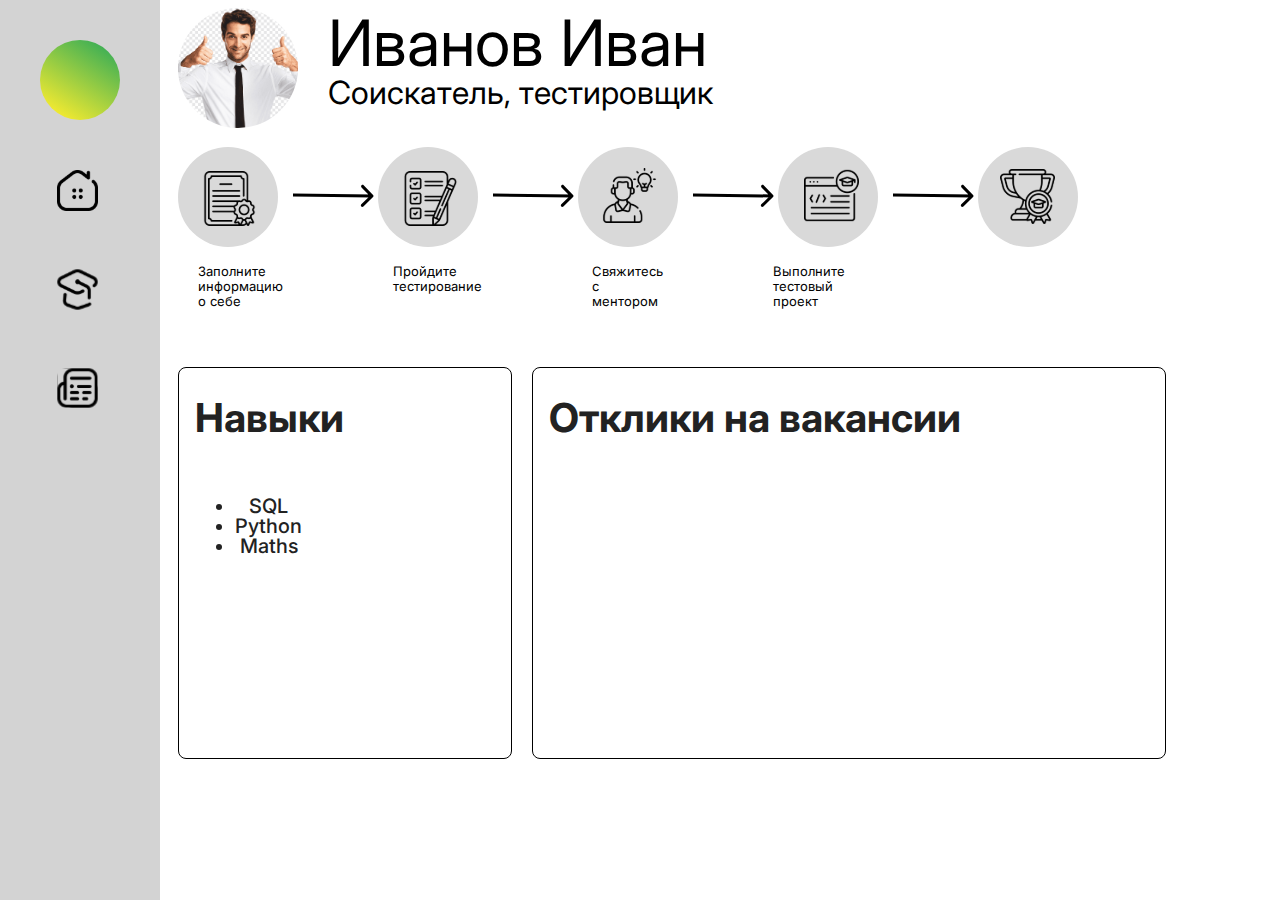
<file: html/client.html>
<!DOCTYPE html>
<html>
  <head>
    <link rel="stylesheet" href="style.css">
    <link href="https://fonts.googleapis.com/css?family=Inter&display=swap" rel="stylesheet" />
  </head>

  <body>
    <div class="sidenav">
        <img id="logo" src="logo.svg">
        <a href="client.html"><img src="home.svg"></a>
        <a href="tests.html"><img src="tests.svg"></a>
        <a href="vacansy.html"><img src="vacansy.svg"></a>
    </div>
    
    <div class="main">
      <div class="header">
        <div class="boxForPhoto">
          <img src="photo.png">
        </div>
        <div class="textHeader">
          <p id="name">Иванов Иван</p>
          <p id="name2">Соискатель, тестировщик</p>
        </div>
      </div>

      <div class="plan">
        <img src="p1.svg">
        <img id="arrow" src="Arrow.svg">
        <img src="p2.svg">
        <img id="arrow" src="Arrow.svg">
        <img src="p3.svg">
        <img id="arrow" src="Arrow.svg">
        <img src="p4.svg">
        <img id="arrow" src="Arrow.svg">
        <img src="p5.svg">
        <div class="blocktext">
          <p class="smalltext">Заполните информацию о себе</p>
          <p class="smalltext">Пройдите тестирование</p>
          <p class="smalltext">Свяжитесь с ментором</p>
          <p class="smalltext">Выполните тестовый проект</p>
        </div>
      </div>
      <div class="block1">
        <h1>Навыки</h1>
        <ul class="list">
          <li>SQL</li>
          <li>Python</li>
          <li>Maths</li>
        </ul>
      </div>
      <div class="block2">
        <h1>Отклики на вакансии</h1>
      </div>
    </div>
  </body>

</html>
</file>
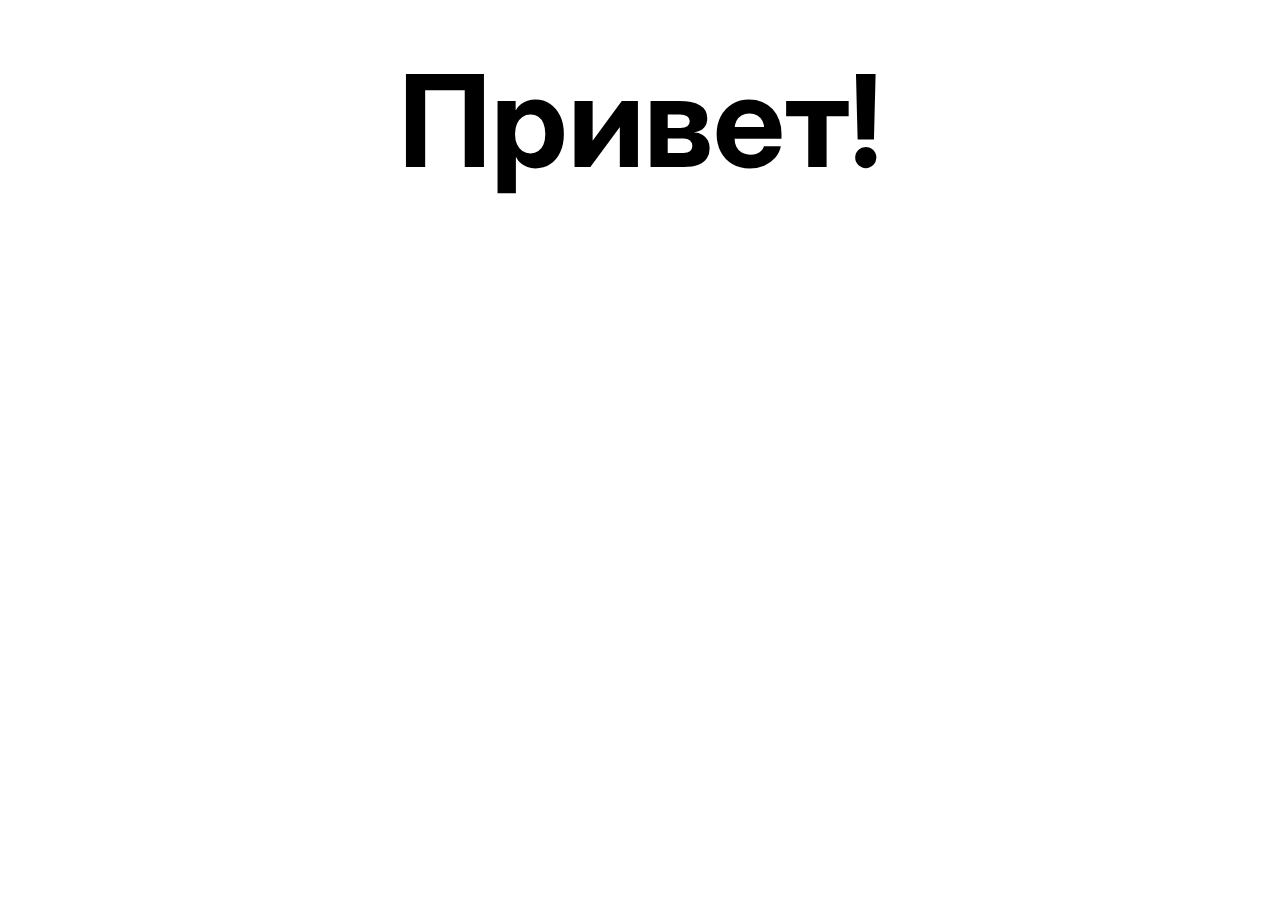
<file: html/hello.html>
<!DOCTYPE html>
<html>
  <head>
    <link rel="stylesheet" href="hello.css">
    <link href="https://fonts.googleapis.com/css?family=Inter&display=swap" rel="stylesheet">
  </head>

  <body>
    <div class="main">
        <h1>Привет!</h1>
    </div>
  </body>
</html>
</file>
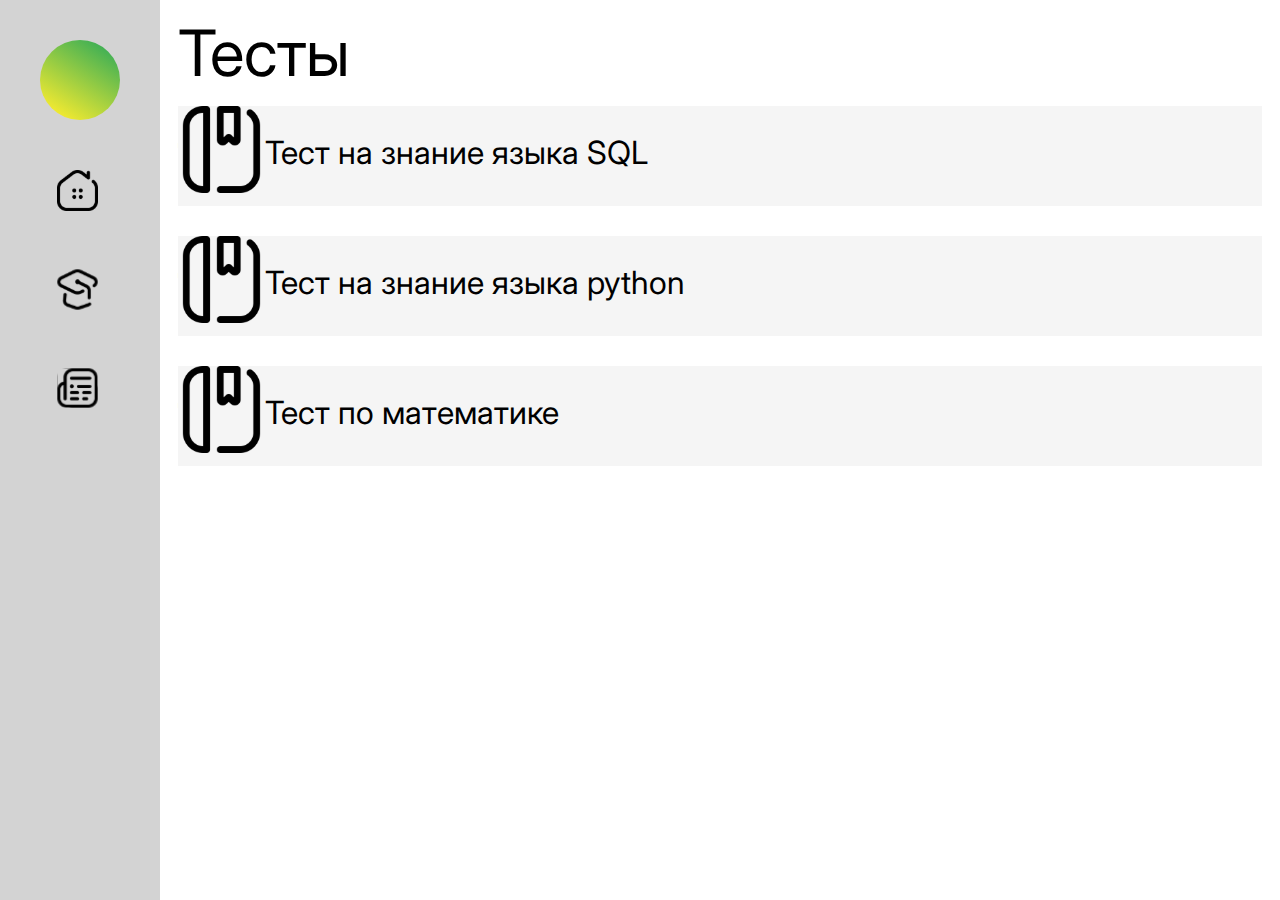
<file: html/tests.html>
<!DOCTYPE html>
<html>
  <head>
    <link rel="stylesheet" href="styleTests.css">
    <link href="https://fonts.googleapis.com/css?family=Inter&display=swap" rel="stylesheet" />
  </head>

  <body>
    <div class="sidenav">
        <img id="logo" src="logo.svg">
        <a href="client.html"><img src="home.svg"></a>
        <a href="tests.html"><img src="tests.svg"></a>
        <a href="vacansy.html"><img src="vacansy.svg"></a>
    </div>
    
    <div class="main">
      <h1 class="text">Тесты</h1>
      <div class="test">
        <a href="client.html"><img src="tst.svg"></a>
        <p>Тест на знание языка SQL</p>
      </div>
      <div class="test">
        <a href="client.html"><img src="tst.svg"></a>
        <p>Тест на знание языка python</p>
      </div>
      <div class="test">
        <a href="client.html"><img src="tst.svg"></a>
        <p>Тест по математике</p>
      </div>
    </div>
  </body>

</html>
</file>
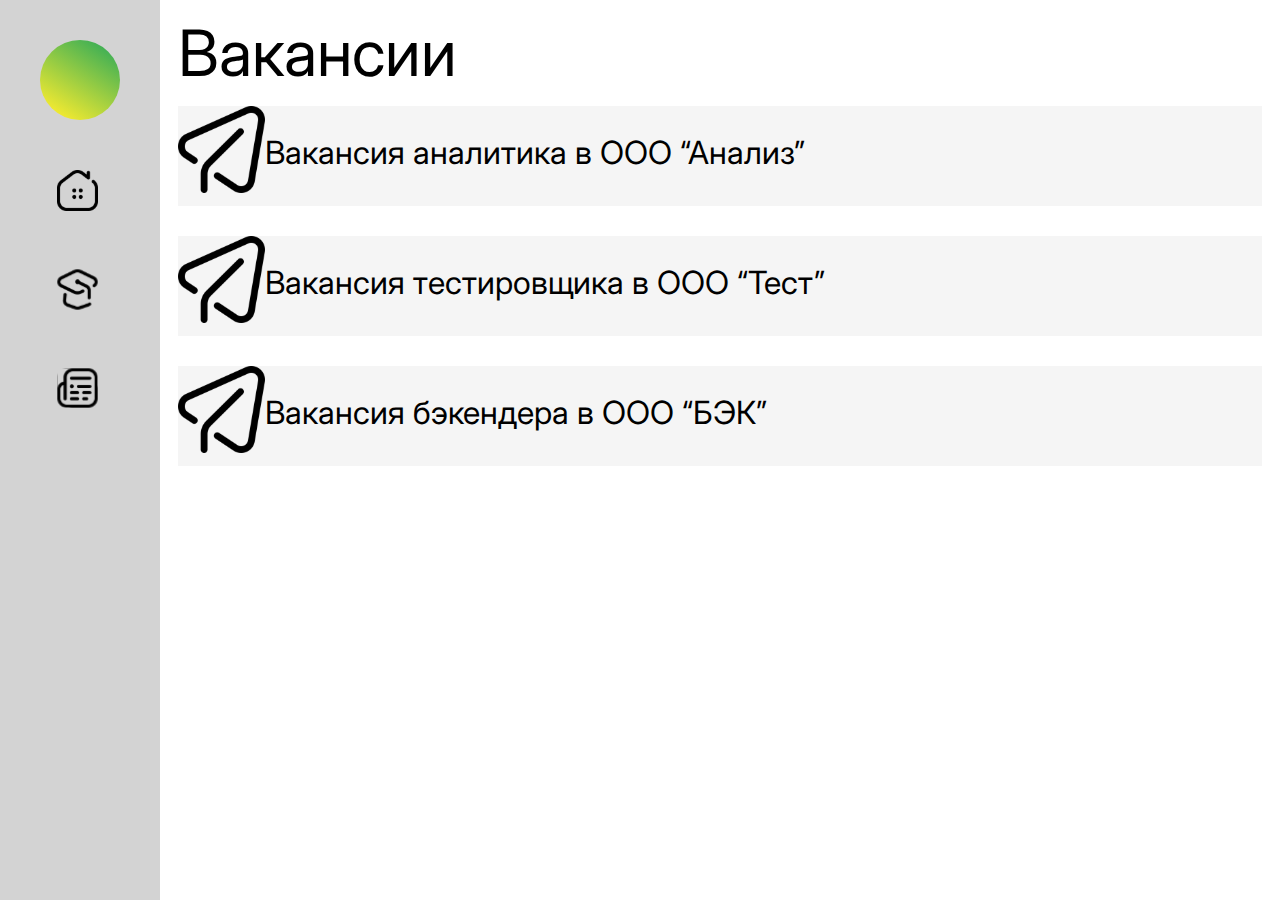
<file: html/vacansy.html>
<!DOCTYPE html>
<html>
  <head>
    <link rel="stylesheet" href="styleTests.css">
    <link href="https://fonts.googleapis.com/css?family=Inter&display=swap" rel="stylesheet" />
  </head>

  <body>
    <div class="sidenav">
        <img id="logo" src="logo.svg">
        <a href="client.html"><img src="home.svg"></a>
        <a href="tests.html"><img src="tests.svg"></a>
        <a href="vacansy.html"><img src="vacansy.svg"></a>
    </div>
    
    <div class="main">
      <h1 class="text">Вакансии</h1>
      <div class="test">
        <a href="client.html"><img src="samolet.svg"></a>
        <p>Вакансия аналитика в ООО “Анализ”</p>
      </div>
      <div class="test">
        <a href="client.html"><img src="samolet.svg"></a>
        <p>Вакансия тестировщика в ООО “Тест”</p>
      </div>
      <div class="test">
        <a href="client.html"><img src="samolet.svg"></a>
        <p>Вакансия бэкендера в ООО “БЭК”</p>
      </div>
    </div>
  </body>

</html>
</file>
<file: html/style.css>
/* The sidebar menu */
.sidenav {
    height: 100%; 
    width: 160px; 
    position: fixed; 
    z-index: 1; 
    top: 0; 
    left: 0;
    background-color: #D3D3D3;
    overflow-x: hidden;
    padding-top: 20px;
}

/* The navigation menu links */
.sidenav a {
    padding: 6px 8px 6px 16px;
    text-decoration: none;
    font-size: 25px;
    color: #818181;
    display: block;
}


.sidenav a:hover {
    color: #f1f1f1;
}

.sidenav img {
    width: 30%;
    margin-left: 30%; 
    margin-top: 20px; 
    margin-bottom: 20px; 
}

#logo {
    width: 50%;
    margin-left: 25%; 
    margin-top: 20px; 
    margin-bottom: 20px;
}

/* Style page content */
.main {
    margin-left: 160px;
    padding: 0px 10px;
}

.header img {
    width: 7%;
}

#arrow {
    margin-bottom: 40px;
    margin-left: 10px;
}

.plan{
    height: 200px;
}

.blocktext {
    /* Заполните информацию о себе */
    width: 200px;
    height: 10px;
    left: 0px;
    top: 112px;
    padding: 0;

    display: flex;
    float: none;
    font-family: Inter;
    font-style: normal;
    font-weight: 30px;
    font-size: 13px;
    line-height: 15px;
    /* or 115% */

    color: #000000;
}

.smalltext {
    /* Заполните информацию о себе */
    width: 100px;
    height: 10px;
    left: 0px;
    top: 112px;

    max-width: 100px;
    margin-right: 90px;
    margin-left: 20px;

    display: inline-flexbox;
    font-family: Inter;
    font-style: normal;
    font-weight: 30px;
    font-size: 13px;
    line-height: 15px;
    /* or 115% */

    color: #000000;
}

.header{
    margin-top: 0;
    border-width: 10px;
    border-color: #000000;
}

#name{
    width: 1000px;
    height: 0px;
    margin-bottom: 65px;
    margin-top: 0;

    font-family: Inter;
    font-style: normal;
    font-weight: 400;
    font-size: 64px;
    line-height: 70px;

    color: #000000;
}

#name2{
    /* Соискатель, тестировщик */
    width: 1000px;
    height: 42px;
    font-family: 'Inter';
    font-style: normal;
    font-weight: 400;
    font-size: 32px;
    line-height: 39px;
    color: #000000;

}

.boxForPhoto {
    position: relative;
    overflow: hidden;
    width: 120px;
    height: 120px;
    float: left;
    margin-right: 30px;
}

.boxForPhoto img {
    border-radius: 50%;
    position: absolute;
    top: 50%;
    left: 50%;
    transform: translate(-50%, -50%);
    width: 120px;
    height: 120px;
    object-fit: cover;
}

.block1 {
    float: left; /*Задаем обтекание*/
    line-height: 20px;/*Высота строки + верт. центрирования текста*/
    min-width: 300px; /*Фиксируем ширину блока*/
    min-height: 350px;
    margin-right: 20px;
    margin-top: 20px;
    text-align: center; /*Центрируем текст по горизонтали*/

    /* Auto layout */
    display: flex;
    flex-direction: column;
    align-items: flex-start;
    padding: 16px 16px 24px;
    gap: 24px;

    left: 545px;
    top: 377px;

    border: 1px solid #000000;
    border-radius: 8px;

    /* Grayscale/Text */
    color: #222222;

    font-family: 'Inter';
    font-style: normal;
    font-weight: 500;
    font-size: 20px;
    line-height: 14px;
}

.block2 {
    float: left; /*Задаем обтекание*/
    line-height: 20px;/*Высота строки + верт. центрирования текста*/
    min-width: 600px; /*Фиксируем ширину блока*/
    min-height: 350px;
    margin-right: 20px;
    margin-top: 20px;
    text-align: center; /*Центрируем текст по горизонтали*/

    /* Auto layout */
    display: flex;
    flex-direction: column;
    align-items: flex-start;
    padding: 16px 16px 24px;
    gap: 24px;

    left: 545px;
    top: 377px;

    border: 1px solid #000000;
    border-radius: 8px;

    /* Grayscale/Text */
    color: #222222;
    font-family: 'Inter';
    font-style: normal;
    font-weight: 500;
    font-size: 20px;
    line-height: 14px;

}

.list{
    line-height: 20px;
}


/* On smaller screens, where height is less than 450px, change the style of the sidebar (less padding and a smaller font size)
@media screen and (max-height: 450px) {
    .sidenav {padding-top: 5px;}
    .sidenav a {font-size: 18px;}
}
*/
</file>
<file: html/hello.css>
.main {
    text-align: center;

    font-family: Inter;
    font-style: normal;
    font-weight: 400;
    font-size: 64px;
    line-height: 70px;

    color: #000000;
}
</file>
<file: html/styleTests.css>
/* The sidebar menu */
.sidenav {
    height: 100%; /* Full-height: remove this if you want "auto" height */
    width: 160px; /* Set the width of the sidebar */
    position: fixed; /* Fixed Sidebar (stay in place on scroll) */
    z-index: 1; /* Stay on top */
    top: 0; /* Stay at the top */
    left: 0;
    background-color: #D3D3D3; /* Black */
    overflow-x: hidden; /* Disable horizontal scroll */
    padding-top: 20px;
}
.text {
    /* It’s a match */
font-family: 'Inter';
font-style: normal;
font-weight: 400;
font-size: 64px;
line-height: 20px;
/* identical to box height */

color: #000000;

}
/* The navigation menu links */
.sidenav a {
    padding: 6px 8px 6px 16px;
    text-decoration: none;
    font-size: 25px;
    color: #818181;
    display: block;
}

/* When you mouse over the navigation links, change their color */
.sidenav a:hover {
    color: #f1f1f1;
}

.sidenav img {
    width: 30%;
    margin-left: 30%; /* отступ от левого края */
    margin-top: 20px; /* отступ сверху */
    margin-bottom: 20px; /* отступ снизу */
}

#logo {
    width: 50%;
    margin-left: 25%; /* отступ от левого края */
    margin-top: 20px; /* отступ сверху */
    margin-bottom: 20px; /* отступ снизу */
}

/* Style page content */
.main {
    margin-left: 160px; /* Same as the width of the sidebar */
    padding: 0px 10px;

    font-family: Inter;
    font-style: normal;
    font-weight: 400;
    font-size: 32px;
    line-height: 30px;
}

.test{
    display: flex;
    background-color: #F5F5F5;
    height: 100px;
    margin-bottom: 30px;
}
</file>
